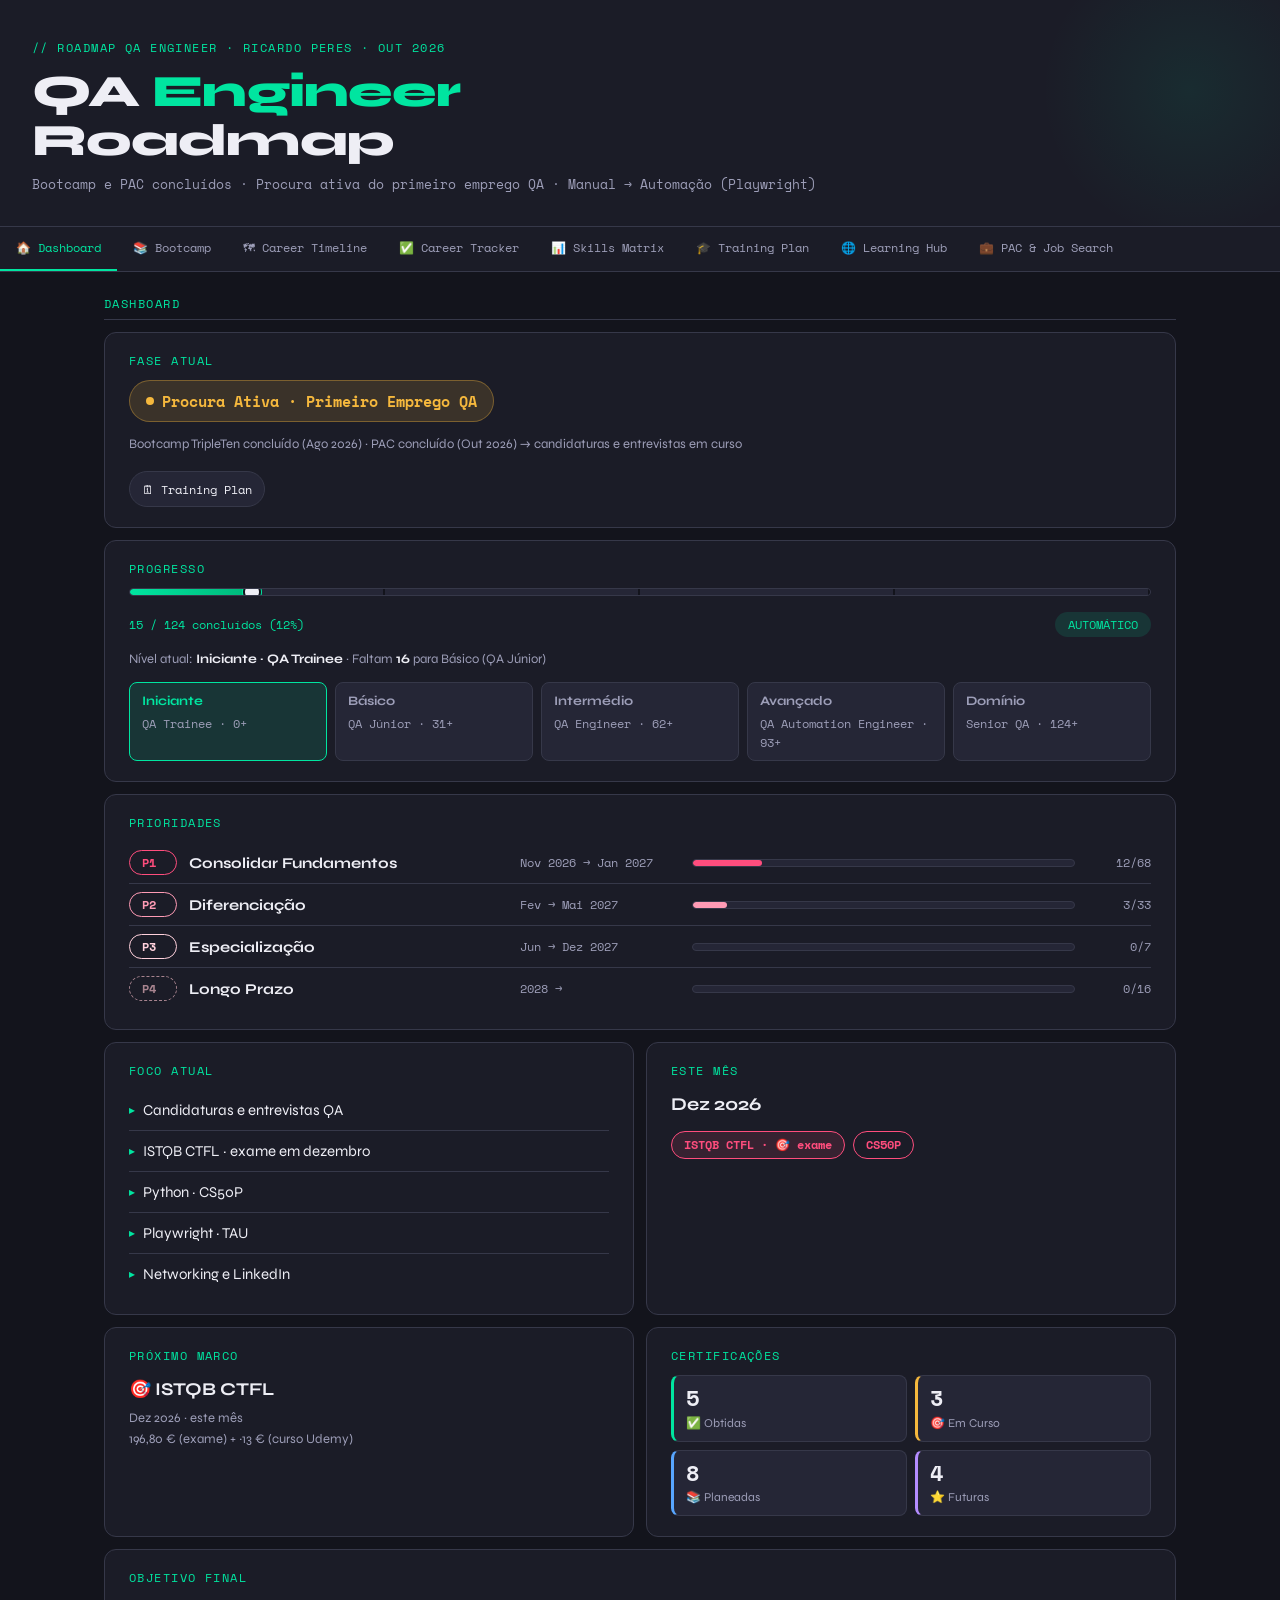
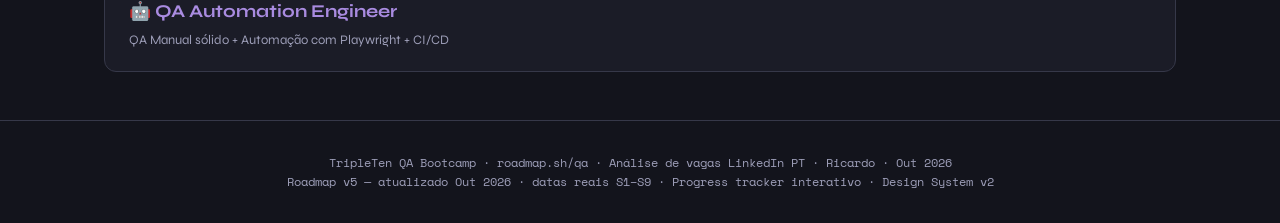
<file: V7/index.html>
<!DOCTYPE html>
<html lang="pt">
<head>
<meta charset="UTF-8">
<meta name="viewport" content="width=device-width, initial-scale=1.0">
<title>Roadmap QA Engineer – Ricardo v7</title>
<link href="https://fonts.googleapis.com/css2?family=Space+Mono:ital,wght@0,400;0,700;1,400&family=Syne:wght@400;600;700;800&display=swap" rel="stylesheet">
<link rel="stylesheet" href="style.css">
<script src="app.js"></script>
</head>
<body>

<header>
  <div class="header-tag">// roadmap QA Engineer · Ricardo Peres · Out 2026</div>
  <h1>QA <span>Engineer</span> <br>Roadmap</h1>
  <div class="header-sub">Bootcamp e PAC concluídos · Procura ativa do primeiro emprego QA · Manual → Automação (Playwright)</div>
</header>

<nav aria-label="Secções do roadmap">
  <button type="button" class="active" data-tab="dashboard" onclick="showTab('dashboard')">🏠 Dashboard</button>
  <button type="button" data-tab="bootcamp" onclick="showTab('bootcamp')">📚 Bootcamp</button>
  <button type="button" data-tab="timeline" onclick="showTab('timeline')">🗺 Career Timeline</button>
  <button type="button" data-tab="tracker" onclick="showTab('tracker')">✅ Career Tracker</button>
  <button type="button" data-tab="skills" onclick="showTab('skills')">📊 Skills Matrix</button>
  <button type="button" data-tab="certs" onclick="showTab('certs')">🎓 Training Plan</button>
  <button type="button" data-tab="practice" onclick="showTab('practice')">🌐 Learning Hub</button>
  <button type="button" data-tab="pac-jobs" onclick="showTab('pac-jobs')">💼 PAC & Job Search</button>
</nav>
<main>

<!-- ========================================================= -->
<!-- DASHBOARD -->
<!-- ========================================================= -->
<div class="tab-content active" id="tab-dashboard">
    <div class="sec">Dashboard</div>

    <div class="dashboard-grid">

        <!-- CURRENT STAGE -->
        <div class="dash-card dash-stage">
            <div class="dash-card-label">Fase Atual</div>
            <div class="stage-badge stage-now">
                <span class="stage-dot"></span>
                Procura Ativa · Primeiro Emprego QA
            </div>
            <div class="dash-card-sub">Bootcamp TripleTen concluído (Ago 2026) · PAC concluído (Out 2026) → candidaturas e entrevistas em curso</div>
            <div class="dash-stage-actions">
                <button type="button" class="cert-link-btn" onclick="showTab('certs')">🗓 Training Plan</button>
            </div>
        </div>

        <!-- PROGRESS (hybrid: auto from tracker, manual override possible) -->
        <div class="dash-card dash-progress">
            <div class="dash-card-label">Progresso</div>

            <div class="progress-bar-wrap">
                <div class="progress-bar-track dash-progress-track has-levels" id="dash-progress-track"
                     role="slider" tabindex="0" aria-label="Progresso geral (arrasta ou clica para ajustar manualmente)"
                     aria-valuemin="0" aria-valuemax="100">
                    <div class="progress-bar-fill" id="dash-progress-fill"></div>
                    <div class="progress-bar-handle" id="dash-progress-handle"></div>
                </div>
            </div>

            <div class="dash-progress-meta">
                <span class="progress-label" id="dash-progress-label">0 / 21 concluídos (0%)</span>
                <span class="progress-mode mode-auto" id="dash-progress-mode">Automático</span>
            </div>
            <div class="level-row" id="dash-level"></div>

            <button type="button" class="dash-progress-reset" id="dash-progress-reset" onclick="resetDashboardProgress()">↺ voltar ao automático</button>
        </div>

        <!-- PRIORITIES (auto, from Career Tracker) -->
        <div class="dash-card dash-priorities">
            <div class="dash-card-label">Prioridades</div>
            <div id="dash-priorities-root"></div>
        </div>

        <!-- CURRENT FOCUS -->
        <div class="dash-card dash-focus">
            <div class="dash-card-label">Foco Atual</div>
            <ul class="focus-list">
                <li>Candidaturas e entrevistas QA</li>
                <li>ISTQB CTFL · exame em dezembro</li>
                <li>Python · CS50P</li>
                <li>Playwright · TAU</li>
                <li>Networking e LinkedIn</li>
            </ul>
        </div>

        <!-- THIS MONTH (auto, from Certifications timeline) -->
        <div class="dash-card dash-month">
            <div class="dash-card-label">Este Mês</div>
            <div id="dash-month-root"></div>
        </div>

        <!-- NEXT MILESTONE (auto) -->
        <div class="dash-card dash-milestone">
            <div class="dash-card-label">Próximo Marco</div>
            <div id="dash-milestone-root"></div>
        </div>

        <!-- CERTIFICATIONS (auto) -->
        <div class="dash-card dash-certs">
            <div class="dash-card-label">Certificações</div>
            <div id="dash-certs-root"></div>
        </div>

        <!-- ULTIMATE GOAL -->
        <div class="dash-card dash-goal-ultimate">
            <div class="dash-card-label">Objetivo Final</div>
            <div class="goal-card goal-ultimate">
                <strong>🤖 QA Automation Engineer</strong>
                <p>QA Manual sólido + Automação com Playwright + CI/CD</p>
            </div>
        </div>

    </div>
</div>

<!-- ========================================================= -->
<!-- TAB : BOOTCAMP -->
<!-- ========================================================= -->
<div class="tab-content" id="tab-bootcamp">
    <div class="sec">TripleTen QA Bootcamp</div>

    <div class="note">
        <strong> O objetivo desta página </strong>
        <br>
        Esta secção documenta toda a evolução do bootcamp TripleTen. Cada Sprint contém aquilo que foi aprendido, o projeto realizado e os materiais produzidos. Esta página funciona como documentação técnica da minha aprendizagem ao longo do programa.
    </div>
    <div class="dash-stage-actions">
        <a class="cert-link-btn" href="https://tripleten.com/home/qa-engineer/" target="_blank" rel="noopener">🎓 TripleTen QA Bootcamp ↗</a>
    </div>

    <div class="sec">Conteúdo dos Sprints</div>

  <!-- ===== SPRINT 1 ===== -->
  <div class="sprint-card">
    <div class="sprint-header" onclick="toggleSprint(this)">
      <div class="sprint-num">S1</div>
      <div class="sprint-name">Introdução à Análise de QA</div>
      <div class="sprint-status s-done">DONE</div>
      <div class="sprint-chevron">▼</div>
    </div>
    <div class="sprint-body">
      <div class="sec">O que aprendeste — Capítulos do Sprint</div>

      <div class="prac-title is-done">01 · Introdução à Engenharia de QA</div>
      <div class="pills">
        <span class="pill pill-g">O que é análise de QA</span>
        <span class="pill pill-g">O que são testes de software</span>
        <span class="pill pill-g">Hard skills de um QA Analyst</span>
        <span class="pill pill-g">Soft skills de um QA Analyst</span>
        <span class="pill pill-g">Trajectória profissional de um QA</span>
      </div>

      <div class="prac-title is-done">02 · Desenvolvimento e Teste (SDLC)</div>
      <div class="pills">
        <span class="pill pill-g">Aplicativo: da ideia à remoção</span>
        <span class="pill pill-g">Etapas de desenvolvimento — testar uma tarefa</span>
        <span class="pill pill-g">Teste de lançamento</span>
      </div>

      <div class="prac-title is-done">03 · Checklists</div>
      <div class="pills">
        <span class="pill pill-g">O que é uma checklist</span>
        <span class="pill pill-g">Criar o teu primeiro checklist</span>
        <span class="pill pill-g">O que são bugs</span>
        <span class="pill pill-g">Como criar um checklist de teste</span>
      </div>

      <div class="prac-title is-done">04 · Relatórios de Bugs (8 lições)</div>
      <div class="pills">
        <span class="pill pill-g">Estrutura de um bug report</span>
        <span class="pill pill-g">Títulos de bug reports</span>
        <span class="pill pill-g">Etapas para reproduzir um bug</span>
        <span class="pill pill-g">Prioridade e Severidade</span>
        <span class="pill pill-g">Configuração do sistema</span>
        <span class="pill pill-g">Capturas de tela e screencasts</span>
      </div>

      <div class="prac-title is-done">05 · Casos de Teste (8 lições)</div>
      <div class="pills">
        <span class="pill pill-g">Estrutura de um caso de teste</span>
        <span class="pill pill-g">Escrever casos de teste</span>
        <span class="pill pill-g">Casos de teste positivos e negativos</span>
      </div>

      <div class="sec">Projecto do Sprint</div>
      <div class="prac-item is-done">
        <strong>📋 Google Sheets — Test Cases + Bug Reports</strong>
        <div class="sub">Aba 1: Casos de Teste (ID, Título, Pré-condição, Passos, Resultado Esperado, Resultado Actual, Status) · Aba 2: Bug Reports (ID, Título, Severidade, Prioridade, Ambiente, Passos, Screenshots)</div>
      </div>

      <div class="sec">Para o GitHub (tripleten-qa-projects/sprint-1/)</div>
      <div class="prac-item">
        <strong>README.md — descreve o projecto</strong>
        <div class="sub">O que foi testado · Ferramentas usadas · Nº de test cases criados · Nº de bugs encontrados · Menciona: "Aprovado por revisores da TripleTen"</div>
      </div>
      <div class="prac-item">
        <strong>test-cases.md + bug-reports.md — tabelas Markdown</strong>
        <div class="sub">Exporta cada aba do Sheets como CSV → tabletomarkdown.com → cola no ficheiro .md · O GitHub renderiza a tabela automaticamente</div>
      </div>
    </div>
  </div>

  <!-- ===== SPRINT 2 ===== -->
  <div class="sprint-card">
    <div class="sprint-header" onclick="toggleSprint(this)">
      <div class="sprint-num">S2</div>
      <div class="sprint-name">Design de Testes</div>
      <div class="sprint-status s-done">DONE</div>
      <div class="sprint-chevron">▼</div>
    </div>
    <div class="sprint-body">
      <div class="sec">O que aprendeste — Capítulos do Sprint</div>

      <div class="prac-title is-done">01 · Análise de Requisitos (8 lições)</div>
      <div class="pills">
        <span class="pill pill-g">Introdução ao design de teste</span>
        <span class="pill pill-g">Identificação de objectos de teste</span>
        <span class="pill pill-g">Decomposição de requisitos</span>
        <span class="pill pill-g">Visualização de requisitos</span>
        <span class="pill pill-g">Áreas cinzentas e pesquisa de requisitos</span>
        <span class="pill pill-g">Testes funcionais e não-funcionais</span>
      </div>

      <div class="prac-title is-done">02 · Projecto de Teste (12 lições)</div>
      <div class="pills">
        <span class="pill pill-g">Design de casos de teste</span>
        <span class="pill pill-g">Testes positivos e negativos</span>
        <span class="pill pill-g">Particionamento em classes de equivalência</span>
        <span class="pill pill-g">Como identificar classes de equivalência</span>
        <span class="pill pill-g">Como escolher valores de teste</span>
        <span class="pill pill-g">Valores-limite (Boundary Value Analysis)</span>
        <span class="pill pill-g">Usar classes de equivalência e valores-limite juntos</span>
        <span class="pill pill-g">Otimização de testes</span>
        <span class="pill pill-g">Casos complicados</span>
      </div>

      <div class="prac-title is-done">03 · Documentação de Teste</div>
      <div class="pills">
        <span class="pill pill-g">Criar checklist a partir de um mapa mental</span>
        <span class="pill pill-g">Usar classes de equivalência em casos de teste</span>
        <span class="pill pill-g">Última actividade prática do Sprint 2</span>
      </div>

      <div class="sec">Projecto do Sprint</div>
      <div class="prac-item is-done">
        <strong>📋 Google Sheets — Classes de Equivalência + Test Cases</strong>
        <div class="sub">Aba 1: Tabela de classes de equivalência (válidas e inválidas) por campo · Aba 2: Test Cases derivados das classes — cobrindo valores-limite e casos extremos</div>
      </div>

      <div class="sec">Para o GitHub (tripleten-qa-projects/sprint-2/)</div>
      <div class="prac-item">
        <strong>equivalence-classes.md</strong>
        <div class="sub">Tabela: Campo | Classe Válida | Classe Inválida | Valores de Teste · Exporta do Sheets com tabletomarkdown.com · Menciona no README: técnicas usadas (EP + BVA)</div>
      </div>
      <div class="prac-item">
        <strong>test-cases.md</strong>
        <div class="sub">Test cases derivados das classes · Inclui tanto testes positivos como negativos</div>
      </div>
    </div>
  </div>

  <!-- ===== SPRINT 3 ===== -->
  <div class="sprint-card">
    <div class="sprint-header" onclick="toggleSprint(this)">
      <div class="sprint-num">S3</div>
      <div class="sprint-name">Teste de Aplicativos Web</div>
      <div class="sprint-status s-done">DONE</div>
      <div class="sprint-chevron">▼</div>
    </div>
    <div class="sprint-body">
      <div class="sec">O que aprendeste — Capítulos do Sprint</div>

      <div class="prac-title is-done">01 · Como Funciona uma Aplicação Web (10 lições)</div>
      <div class="pills">
        <span class="pill pill-g">Aplicativo web — arquitectura</span>
        <span class="pill pill-g">URL — estrutura e componentes</span>
        <span class="pill pill-g">Solicitações HTTP (requests)</span>
        <span class="pill pill-g">Respostas HTTP (status codes)</span>
        <span class="pill pill-g">Visualizar requests frontend e respostas backend</span>
        <span class="pill pill-g">Cookies</span>
        <span class="pill pill-g">Armazenamento local (Local Storage)</span>
        <span class="pill pill-g">Cache em testes</span>
      </div>

      <div class="prac-title is-done">02 · Teste de Interface do Utilizador (8 lições)</div>
      <div class="pills">
        <span class="pill pill-g">Elementos da interface — parte 1</span>
        <span class="pill pill-g">Elementos da interface — parte 2</span>
        <span class="pill pill-g">Figma — trabalhar com designs para QA</span>
        <span class="pill pill-g">Formulários e teste de validação</span>
        <span class="pill pill-g">Testes em textos para detectar erros</span>
      </div>

      <div class="prac-title is-done">03 · Teste entre Plataformas e Navegadores (6 lições)</div>
      <div class="pills">
        <span class="pill pill-g">Testes multiplataforma</span>
        <span class="pill pill-g">Como seleccionar sistemas operativos para testar</span>
        <span class="pill pill-g">Testes entre navegadores (cross-browser)</span>
        <span class="pill pill-g">Como seleccionar navegadores para testes</span>
      </div>

      <div class="prac-title is-done">04 · Teste de Design Web Responsivo (7 lições)</div>
      <div class="pills">
        <span class="pill pill-g">Abordagem para layouts de aplicativos web</span>
        <span class="pill pill-g">Testes de responsividade</span>
        <span class="pill pill-g">DevTools — modo responsivo</span>
      </div>

      <div class="sec">Projecto do Sprint</div>
      <div class="prac-item is-done">
        <strong>📋 Google Sheets — Checklists + Test Cases + Jira</strong>
        <div class="sub">2 abas com checklists de funcionalidades · 2 abas com test cases · Bug reports criados no Jira com links no Sheets · ✅ Já tens conta Jira desde este sprint</div>
      </div>

      <div class="sec">Para o GitHub (tripleten-qa-projects/sprint-3/)</div>
      <div class="prac-item">
        <strong>checklists.md — tabelas das 2 checklists</strong>
        <div class="sub">Converte com tabletomarkdown.com · Formato: Funcionalidade | Item a verificar | Resultado | Observações</div>
      </div>
      <div class="prac-item">
        <strong>test-cases.md — tabelas dos test cases</strong>
        <div class="sub">Mesma conversão Sheets → Markdown</div>
      </div>
      <div class="prac-item">
        <strong>bug-reports.md — tabela com links Jira</strong>
        <div class="sub">Tabela: ID | Título | Severidade | Link Jira · Links em Markdown: [PROJ-1](https://...atlassian.net/browse/PROJ-1) · Empregadores ficam impressionados — mostras que usas ferramentas reais de indústria</div>
      </div>
    </div>
  </div>

  <!-- ===== SPRINT 4 ===== -->
  <div class="sprint-card">
    <div class="sprint-header" onclick="toggleSprint(this)">
      <div class="sprint-num">S4</div>
      <div class="sprint-name">Teste de API</div>
      <div class="sprint-status s-done">DONE</div>
      <div class="sprint-chevron">▼</div>
    </div>
    <div class="sprint-body">
      <div class="sec">O que aprendeste — Capítulos do Sprint</div>

      <div class="prac-title is-done">01 · Introdução à API (7 lições)</div>
      <div class="pills">
        <span class="pill pill-g">Arquitectura do aplicativo</span>
        <span class="pill pill-g">O que é uma API</span>
        <span class="pill pill-g">Soluções de arquitectura REST</span>
        <span class="pill pill-g">HTTP — estrutura de solicitação e resposta</span>
        <span class="pill pill-g">JSON — leitura e escrita</span>
      </div>

      <div class="prac-title is-done">02 · Testes de API com Postman (12 lições)</div>
      <div class="pills">
        <span class="pill pill-g">Postman — recursos básicos</span>
        <span class="pill pill-g">Postman — testes de API</span>
        <span class="pill pill-g">URL dinâmica no Postman</span>
        <span class="pill pill-g">cURL e geração de solicitação do Postman para cURL</span>
        <span class="pill pill-g">Banco de dados e API</span>
        <span class="pill pill-g">Relatório de bugs para API</span>
        <span class="pill pill-g">Logs na API</span>
        <span class="pill pill-g">Documentação da API</span>
        <span class="pill pill-g">Swagger</span>
        <span class="pill pill-g">Apidoc</span>
      </div>

      <div class="prac-title is-done">03 · Design de Testes para API (8 lições)</div>
      <div class="pills">
        <span class="pill pill-g">Testes positivos de API</span>
        <span class="pill pill-g">Testes negativos de API</span>
        <span class="pill pill-g">Classes de equivalência em API</span>
        <span class="pill pill-g">Valores-limite em API</span>
        <span class="pill pill-g">Validação de API</span>
        <span class="pill pill-g">Checklist para testes de API</span>
      </div>

      <div class="sec">Projecto do Sprint — Aprovado ✅</div>
      <div class="prac-item is-done">
        <strong>Postman Collection + Test Cases + Bug Reports</strong>
        <div class="sub">Collection com requests GET/POST/PUT/DELETE · Testes positivos e negativos · Bug reports no Jira para falhas de API · Checklist de cobertura</div>
      </div>

      <div class="sec">Para o GitHub (tripleten-qa-projects/sprint-4/)</div>
      <div class="prac-item">
        <strong>Exporta a Postman Collection (.json)</strong>
        <div class="sub">No Postman → Collection → ··· → Export → Collection v2.1 → guarda como "sprint4-api.postman_collection.json" · Faz upload directo para o GitHub — fica visível e descarregável</div>
      </div>
      <div class="prac-item">
        <strong>api-test-cases.md — o que testaste</strong>
        <div class="sub">Tabela: Endpoint | Método | Caso de Teste | Dados de Entrada | Resultado Esperado | Resultado Real | Status · Inclui os testes negativos (401, 404, 422) — mostram maturidade técnica</div>
      </div>
      <div class="prac-item">
        <strong>README.md do sprint</strong>
        <div class="sub">URL base da API · Endpoints cobertos · Como importar a collection no Postman · Resultado resumido (X casos passados, Y falhados) · Menciona: Swagger/Apidoc usado para explorar a API</div>
      </div>
    </div>
  </div>

  <!-- ===== SPRINT 5 ===== -->
  <div class="sprint-card">
     <div class="sprint-header" onclick="toggleSprint(this)">
      <div class="sprint-num">S5</div>
      <div class="sprint-name">Tipos de Aplicativos Móveis</div>
      <div class="sprint-status s-done">DONE</div>
      <div class="sprint-chevron">▼</div>
    </div>
    <div class="sprint-body">
      <div class="sec">O que vais aprender</div>
      <div class="pills">
        <span class="pill pill-g">Tipos de apps móveis (nativa, web, híbrida)</span>
        <span class="pill pill-g">Sistemas operativos e versões Android/iOS</span>
        <span class="pill pill-g">Parâmetros de dispositivos</span>
        <span class="pill pill-g">Matrizes de dispositivos</span>
        <span class="pill pill-g">Android Studio — instalação e configuração</span>
        <span class="pill pill-g">Criar dispositivo virtual (AVD)</span>
        <span class="pill pill-g">Logs no Android Studio e emulador</span>
        <span class="pill pill-g">Teste no emulador (Android)</span>
        <span class="pill pill-g">Teste em dispositivo real</span>
        <span class="pill pill-g">Testes de geolocalização</span>
        <span class="pill pill-g">Testes de performance mobile</span>
        <span class="pill pill-g">Instalar APKs e gerar logs (ADB)</span>
      </div>

      <div class="sec">Projecto do Sprint (S5)</div>
      <div class="prac-item is-done">
        <strong>Projecto: Testes Mobile + Device Matrix</strong>
        <div class="sub">Espera-se: device matrix com dispositivos/OS testados · test cases para funcionalidades mobile · bug reports com screenshots do emulador</div>
      </div>

      <div class="sec">Para o GitHub (tripleten-qa-projects/sprint-5/)</div>
      <div class="prac-item">
        <strong>device-matrix.md</strong>
        <div class="sub">Tabela: Dispositivo | OS | Versão | Resolução | Resultado Geral · Faz esta tabela no Sheets e converte para Markdown</div>
      </div>
      <div class="prac-item">
        <strong>test-cases-mobile.md + screenshots/</strong>
        <div class="sub">Test cases específicos de mobile · Pasta screenshots/ com imagens do emulador · Bug reports com printscreens de bugs visuais encontrados</div>
      </div>
    </div>
  </div>

  <!-- ===== SPRINT 6 ===== -->
  <div class="sprint-card">
    <div class="sprint-header" onclick="toggleSprint(this)">
      <div class="sprint-num">S6</div>
      <div class="sprint-name">Noções de Base de Dados</div>
      <div class="sprint-status s-done">DONE</div>
      <div class="sprint-chevron">▼</div>
    </div>
    <div class="sprint-body">
      <div class="sec">O que vais aprender</div>
      <div class="pills">
        <span class="pill pill-g">Linux / Console — introdução</span>
        <span class="pill pill-g">Sistemas operativos e linha de comandos</span>
        <span class="pill pill-g">SSH — conectar a servidor remoto</span>
        <span class="pill pill-g">Navegar e gerir ficheiros (ls, cd, cp, mv)</span>
        <span class="pill pill-g">Trabalhar com ficheiros de texto</span>
        <span class="pill pill-g">Filtrar conteúdo (grep, cat, tail)</span>
        <span class="pill pill-g">Introdução ao SQL</span>
        <span class="pill pill-g">Bases de dados relacionais</span>
        <span class="pill pill-g">SELECT, WHERE, ORDER BY</span>
        <span class="pill pill-g">Funções de agregação (COUNT, SUM, AVG)</span>
        <span class="pill pill-g">Conversão de tipos de dados</span>
        <span class="pill pill-g">INSERT, UPDATE, DELETE</span>
        <span class="pill pill-g">Relações entre tabelas</span>
        <span class="pill pill-g">Diagramas ER</span>
        <span class="pill pill-g">INNER JOIN, LEFT JOIN, RIGHT JOIN</span>
        <span class="pill pill-g">Múltiplas tabelas (subqueries)</span>
      </div>
    </div>
  </div>

  <!-- ===== SPRINT 7 ===== -->
  <div class="sprint-card">
    <div class="sprint-header" onclick="toggleSprint(this)">
      <div class="sprint-num">S7</div>
      <div class="sprint-name">Introdução à Automação de Testes</div>
      <div class="sprint-status s-done">DONE</div>
      <div class="sprint-chevron">▼</div>
    </div>
    <div class="sprint-body">
      <div class="sec">O que vais aprender</div>
      <div class="pills">
        <span class="pill pill-g">O que é automação de testes</span>
        <span class="pill pill-g">Quando automatizar (e quando não)</span>
        <span class="pill pill-g">Python — variáveis, tipos de dados</span>
        <span class="pill pill-g">Strings, números, booleanos</span>
        <span class="pill pill-g">Listas, Tuplas, Dicionários</span>
        <span class="pill pill-g">Condicionais (if/elif/else)</span>
        <span class="pill pill-g">Ciclos (for, while)</span>
        <span class="pill pill-g">Funções (def, parâmetros, return)</span>
        <span class="pill pill-g">PyCharm IDE — instalação e uso</span>
        <span class="pill pill-g">Git no PyCharm (clone, commit, push)</span>
        <span class="pill pill-g">Pytest — escrita de testes básicos</span>
      </div>
    </div>
  </div>

  <!-- ===== SPRINT 8 ===== -->
  <div class="sprint-card">
    <div class="sprint-header" onclick="toggleSprint(this)">
      <div class="sprint-num">S8</div>
      <div class="sprint-name">Automação de Testes de Aplicativos Web</div>
      <div class="sprint-date">7–27 Jul 2026</div>
      <div class="sprint-status s-done">DONE</div>
      <div class="sprint-chevron">▼</div>
    </div>
    <div class="sprint-body">
      <div class="sec">O que aprendeste — Capítulos do Sprint</div>

      <div class="prac-title is-done">01 · Python: Classes e Objetos (7 lições)</div>
      <div class="pills">
        <span class="pill pill-g">Organizar o teu código</span>
        <span class="pill pill-g">Classes e objetos</span>
        <span class="pill pill-g">Criar uma classe</span>
        <span class="pill pill-g">Adicionar métodos a uma classe</span>
        <span class="pill pill-g">Criar objetos a partir de classes</span>
        <span class="pill pill-g">Usar objetos</span>
        <span class="pill pill-g">Interações entre objetos</span>
      </div>

      <div class="prac-title is-done">02 · Localizar Elementos (6 lições)</div>
      <div class="pills">
        <span class="pill pill-g">Localização de elementos para teste</span>
        <span class="pill pill-g">O DOM e o HTML</span>
        <span class="pill pill-g">Inspeção de elementos de uma página Web</span>
        <span class="pill pill-g">Seletores CSS</span>
        <span class="pill pill-g">XPath</span>
        <span class="pill pill-g">Estratégia de localização</span>
      </div>

      <div class="prac-title is-done">03 · Usar o Selenium (9 lições)</div>
      <div class="pills">
        <span class="pill pill-g">Visão geral do Selenium</span>
        <span class="pill pill-g">Instalar o Selenium</span>
        <span class="pill pill-g">Abrir e fechar páginas</span>
        <span class="pill pill-g">Encontrar elementos</span>
        <span class="pill pill-g">Clicar em elementos</span>
        <span class="pill pill-g">Esperas</span>
        <span class="pill pill-g">Testar campos de entrada</span>
        <span class="pill pill-g">Verificar texto</span>
      </div>

      <div class="prac-title">04 · Modelo de Objeto de Página — POM (5 lições)</div>
      <div class="pills">
        <span class="pill pill-g">O que é o POM</span>
        <span class="pill pill-g">Criação de ficheiro POM</span>
        <span class="pill pill-g">Criação de ficheiro de teste usando POM</span>
        <span class="pill pill-g">Combinar métodos em POM</span>
        <span class="pill pill-g">Métodos setup_class() e teardown_class()</span>
      </div>

      <div class="prac-title">05 · Projeto (3 lições)</div>
      <div class="pills">
        <span class="pill pill-g">Projeto 8: Teste com Selenium</span>
        <span class="pill pill-g">Nova conquista: Analista de QA em Automação</span>
        <span class="pill pill-g">Feedback do Sprint 8</span>
      </div>

      <div class="note"><strong>Este é o sprint mais valorizado no mercado.</strong> Selenium + POM aparecem em quase todas as vagas de QA Automation em Portugal. Sprint concluído — todos os capítulos, incluindo POM e o projeto, foram feitos. O projecto deste sprint deve ser o teu showcase principal no GitHub.</div>
    </div>
  </div>

  <!-- ===== SPRINT 9 ===== -->
  <div class="sprint-card">
    <div class="sprint-header" onclick="toggleSprint(this)">
      <div class="sprint-num">S9</div>
      <div class="sprint-name">Projecto Final</div>
      <div class="sprint-date">28 Jul – 17 Ago 2026</div>
      <div class="sprint-status s-done">DONE</div>
      <div class="sprint-chevron">▼</div>
    </div>
    <div class="sprint-body">
      <div class="sec">O que foi feito</div>
      <div class="pills">
        <span class="pill pill-g">Projecto integrado end-to-end</span>
        <span class="pill pill-g">QA Manual + Automação combinados</span>
        <span class="pill pill-g">Test plan completo</span>
        <span class="pill pill-g">Test cases manuais + automatizados</span>
        <span class="pill pill-g">Bug reports no Jira</span>
        <span class="pill pill-g">Selenium + POM</span>
        <span class="pill pill-g">Documentação profissional</span>
        <span class="pill pill-g">Avaliação e aprovação TripleTen</span>
      </div>

      <div class="prac-title">Como maximizar este sprint</div>
      <div class="prac-item">
        <strong>Trata-o como entrega real para um cliente</strong>
        <div class="sub">README com: contexto do projecto, o que foi testado, ferramentas, como correr os testes automáticos, métricas (X test cases, Y bugs, Z automatizados) · Escreve como se fosse um relatório para o teu manager</div>
      </div>
      <div class="prac-item">
        <strong>Publica tudo no GitHub antes da avaliação</strong>
        <div class="sub">Repositório organizado: /manual-tests, /automation, /bug-reports, /docs · Screenshots de bugs · Postman collection exportada · Código Selenium com POM · Este é o repositório que vais mostrar em entrevistas</div>
      </div>
      <div class="prac-item">
        <strong>Prepara o "projecto pitch" de 2 minutos</strong>
        <div class="sub">Consegues explicar: o que testaste, que técnicas usaste, um bug interessante que encontraste, uma decisão que tomaste? · Entrevistas técnicas pedem exactamente isto · Pratica em voz alta antes da aprovação</div>
      </div>
      <div class="prac-item is-done">
        <strong>✅ Kit de empregabilidade já aprovado via CPC</strong>
        <div class="sub">CV (PT + EN), GitHub README, cover letter modular e LinkedIn já estão polidos e aprovados no Career Prep Checkpoint da TripleTen · Mantém o CV/GitHub atualizados com o projeto final e com os projetos posteriores (PetClinic)</div>
      </div>
    </div>
  </div>

  <!-- MÓDULOS ADICIONAIS -->
  <div class="sprint-card">
    <div class="sprint-header" onclick="toggleSprint(this)">
      <div class="sprint-num">+</div>
      <div class="sprint-name">Material Adicional (Opcional mas Muito Valioso)</div>
      <div class="sprint-date">Qualquer altura</div>
      <div class="sprint-status s-done">OPCIONAL</div>
      <div class="sprint-chevron">▼</div>
    </div>
    <div class="sprint-body">
      <div class="pills">
        <span class="pill">SDLC Waterfall / Agile aprofundado</span>
        <span class="pill">Modelo Waterfall (Cascata)</span>
        <span class="pill">Princípios Ágeis e Scrum</span>
        <span class="pill">Smoke / Regression / Exploratory Testing</span>
        <span class="pill">Caixas pretas / brancas / cinzentas</span>
        <span class="pill">Componente, Integração, Sistema</span>
        <span class="pill">Cenário e Teste Exploratório</span>
        <span class="pill">Tour Technique (exploratório)</span>
        <span class="pill">Soft skills — comunicação escrita</span>
        <span class="pill">Como trabalhar com múltiplas tarefas</span>
        <span class="pill">Como ser independente e proactivo</span>
      </div>
      <div class="note"><strong>Faz estes módulos antes das candidaturas.</strong> O módulo de Soft Skills é testado directamente nas entrevistas comportamentais (método STAR). O módulo de Exploratory Testing aparece em muitas vagas como requisito. O módulo de SDLC aprofundado vai solidificar respostas a perguntas como "descreve o processo de teste num sprint Agile".</div>
    </div>
  </div>
</div>

<!-- ========================================================= -->
<!-- CAREER TIMELINE -->
<!-- ========================================================= -->
<div class="tab-content" id="tab-timeline">
<div class="sec">Career Timeline</div>
<div class="note">As 7 fases da minha evolução profissional, do bootcamp TripleTen à especialização de longo prazo em QA Automation. As fases 4 a 7 seguem as prioridades do Career Tracker e a Timeline de Formação da aba Certifications, e correm em paralelo com a procura de emprego.</div>
  <div class="legend" aria-label="Legenda">
    <span class="legend-group"><span class="legend-title">Estado</span>
      <span class="badge badge--done">Concluído</span><span class="badge badge--active">Em curso</span><span class="badge badge--planned">Planeado</span><span class="badge badge--future">Futuro</span></span>
    <span class="legend-group"><span class="legend-title">Prioridade</span>
      <span class="prio-badge prio-1">P1</span><span class="prio-badge prio-2">P2</span><span class="prio-badge prio-3">P3</span><span class="prio-badge prio-4">P4</span></span>
  </div>

  <div class="phase-timeline">

    <!-- FASE 1 — TRIPLETEN BOOTCAMP -->
    <div class="phase-item phase-done">
      <div class="phase-marker"><span class="phase-marker-dot"></span></div>
      <div class="phase-card">
        <div class="phase-head">
          <span class="phase-num">FASE 1</span>
          <span class="phase-status status-done">✅ Concluída</span>
        </div>
        <h3 class="phase-title">TripleTen Bootcamp</h3>
        <div class="phase-date">Fevereiro → Agosto 2026</div>
        <p class="phase-desc">Bootcamp concluído com o projeto final aprovado (Sprint 9).</p>
      </div>
    </div>

    <!-- FASE 2 — PAC -->
    <div class="phase-item phase-done">
      <div class="phase-marker"><span class="phase-marker-dot"></span></div>
      <div class="phase-card">
        <div class="phase-head">
          <span class="phase-num">FASE 2</span>
          <span class="phase-status status-done">✅ Concluída</span>
        </div>
        <h3 class="phase-title">PAC — Career Acceleration Program</h3>
        <div class="phase-date">Agosto → Outubro 2026</div>
        <div class="phase-subtitle">Objetivos</div>
        <ul class="phase-list">
          <li>Entrevistas</li>
          <li>Networking</li>
          <li>Portfolio Final</li>
          <li>Estratégia de candidaturas</li>
          <li>Tarefas do PAC dadas pelos coaches</li>
        </ul>
      </div>
    </div>

    <!-- FASE 3 — PRIMEIRO EMPREGO -->
    <div class="phase-item phase-milestone">
      <div class="phase-marker"><span class="phase-marker-star">★</span></div>
      <div class="phase-card">
        <div class="phase-head">
          <span class="phase-num">FASE 3</span>
          <span class="phase-status status-milestone">🎯 Em curso · Objetivo Principal</span>
        </div>
        <h3 class="phase-title">Primeiro Emprego</h3>
        <div class="phase-date">Outubro 2026 → até conseguir</div>
        <p class="phase-desc">Procura ativa da primeira posição como QA: candidaturas, entrevistas e portfolio atualizado (tracker na Google Sheets). Corre em paralelo com as fases de formação 4 a 6.</p>
      </div>
    </div>

    <!-- FASE 4 — CONSOLIDAÇÃO -->
    <div class="phase-item phase-active">
      <div class="phase-marker"><span class="phase-marker-dot"></span></div>
      <div class="phase-card">
        <div class="phase-head">
          <span class="phase-num">FASE 4 <span class="prio-badge prio-1">P1</span></span>
          <span class="phase-status status-active">Em curso</span>
        </div>
        <h3 class="phase-title">Consolidação</h3>
        <div class="phase-date">Novembro 2026 → Janeiro 2027</div>
        <ul class="phase-list">
          <li>ISTQB CTFL · exame em dezembro</li>
          <li>Python · CS50P</li>
          <li>Playwright · TAU</li>
          <li>QA Manual, Agile, APIs e Git</li>
        </ul>
      </div>
    </div>

    <!-- FASE 5 — DIFERENCIAÇÃO -->
    <div class="phase-item phase-planned">
      <div class="phase-marker"><span class="phase-marker-dot"></span></div>
      <div class="phase-card">
        <div class="phase-head">
          <span class="phase-num">FASE 5 <span class="prio-badge prio-2">P2</span></span>
          <span class="phase-status status-next">Planeado</span>
        </div>
        <h3 class="phase-title">Diferenciação</h3>
        <div class="phase-date">Fevereiro → Maio 2027</div>
        <ul class="phase-list">
          <li>Testes com Python e DevOps · TAU</li>
          <li>Playwright avançado</li>
          <li>Katalon Practitioner</li>
          <li>JMeter · BlazeMeter</li>
          <li>SQL e testes de segurança</li>
          <li>Azure DevOps</li>
          <li>GitHub Foundations (GH-900) · exame em maio</li>
        </ul>
      </div>
    </div>

    <!-- FASE 6 — ESPECIALIZAÇÃO -->
    <div class="phase-item phase-future">
      <div class="phase-marker"><span class="phase-marker-dot"></span></div>
      <div class="phase-card">
        <div class="phase-head">
          <span class="phase-num">FASE 6 <span class="prio-badge prio-3">P3</span></span>
          <span class="phase-status status-future">Futuro</span>
        </div>
        <h3 class="phase-title">Especialização</h3>
        <div class="phase-date">Junho → Dezembro 2027</div>
        <ul class="phase-list">
          <li>Jenkins e DevOps</li>
          <li>GitHub Actions (GH-200)</li>
          <li>Python avançado · freeCodeCamp</li>
          <li>Azure Fundamentals (AZ-900) · opcional</li>
        </ul>
      </div>
    </div>

    <!-- FASE 7 — LONGO PRAZO -->
    <div class="phase-item phase-future">
      <div class="phase-marker"><span class="phase-marker-dot"></span></div>
      <div class="phase-card">
        <div class="phase-head">
          <span class="phase-num">FASE 7 <span class="prio-badge prio-4">P4</span></span>
          <span class="phase-status status-future">Futuro</span>
        </div>
        <h3 class="phase-title">Longo Prazo</h3>
        <div class="phase-date">2028 →</div>
        <ul class="phase-list">
          <li>JavaScript + Cypress</li>
          <li>Java / C#</li>
          <li>Mobile (Appium)</li>
          <li>BDD (Cucumber / Gherkin)</li>
          <li>Performance avançada (k6)</li>
          <li>GitLab CI/CD</li>
          <li>IA aplicada a QA</li>
        </ul>
      </div>
    </div>

  </div>
</div>

<!-- TAB : CAREER TRACKER -->

<div class="tab-content" id="tab-tracker">
  <div class="sec">Career Tracker</div>
  <div class="note">Organizado por prioridade de evolução — clica nas competências à medida que as fores dominando. O progresso fica guardado automaticamente no browser. Verde = competência dominada.</div>
  <div class="legend" aria-label="Legenda">
    <span class="legend-group"><span class="legend-title">Estado</span>
      <span class="badge badge--done">Concluído</span><span class="badge badge--active">Em curso</span><span class="badge badge--planned">Planeado</span><span class="badge badge--future">Futuro</span></span>
    <span class="legend-group"><span class="legend-title">Prioridade</span>
      <span class="prio-badge prio-1">P1</span><span class="prio-badge prio-2">P2</span><span class="prio-badge prio-3">P3</span><span class="prio-badge prio-4">P4</span></span>
  </div>
  <div id="career-tracker-root"></div>
</div>

<!-- ======== TAB: TRAINING PLAN ======== -->
<div class="tab-content" id="tab-certs">
  <div class="sec">Training Plan</div>
  <div class="note">Plano de formação e certificações por prioridade (P1 → P3, as mesmas do Career Tracker e da Career Timeline) e por mês, feito em pós-laboral e ao fim de semana. Preços Udemy em promoção (~12–14 €). Arrasta os cartões entre categorias para atualizar o estado.</div>
  <div class="legend" aria-label="Legenda">
    <span class="legend-group"><span class="legend-title">Estado</span>
      <span class="badge badge--done">Concluído</span><span class="badge badge--active">Em curso</span><span class="badge badge--planned">Planeado</span><span class="badge badge--future">Futuro</span></span>
    <span class="legend-group"><span class="legend-title">Prioridade</span>
      <span class="prio-badge prio-1">P1</span><span class="prio-badge prio-2">P2</span><span class="prio-badge prio-3">P3</span><span class="prio-badge prio-4">P4</span></span>
  </div>
  <div class="sec">🗓 Timeline de Formação</div>
  <div id="cert-timeline-root"></div>
  <div class="sec">🏅 Por Estado</div>
  <div id="certifications-root"></div>
</div>

<!-- ======== TAB: LEARNING HUB ======== -->
<div class="tab-content" id="tab-practice">
  <div class="sec">🌐 Learning Hub</div>
  <div class="note">Organizado por objetivo — onde aprender, onde praticar cada área, e onde procurar emprego. A prioridade segue o plano das Certifications: <strong>P1</strong> usar agora (Nov 2026 → Jan 2027), <strong>P2</strong> Fev → Mai 2027, <strong>P3</strong> mais tarde ou para consulta. Os canais de emprego não têm prioridade: usam-se todos em paralelo.</div>
  <div id="learning-hub-root"></div>
</div>

<!-- ======== TAB: PAC & JOB SEARCH ======== -->
<div class="tab-content" id="tab-pac-jobs">
  <div class="sec">💼 PAC & Job Search</div>
  <div class="note">Mapa dos marcos da procura de emprego.</div>

  <div class="sec">🧭 Marcos da Procura de Emprego</div>
  <div class="cert-cards">
    <div class="cert-card">
      <div class="cert-card-top"><span class="cert-card-name">PAC — Career Acceleration Program</span><span class="cert-done-tag">✅ Concluído</span></div>
      <div class="cert-card-meta">Fase 2 · Agosto → Outubro 2026</div>
      <div class="cert-card-hint">Programa de aceleração de carreira da TripleTen: coaching, tarefas semanais, estratégia de candidaturas e preparação de entrevistas.</div>
    </div>
    <div class="cert-card">
      <div class="cert-card-top"><span class="cert-card-name">Projeto Final & Portfolio</span><span class="cert-done-tag">✅ Concluído</span></div>
      <div class="cert-card-meta">Fase 1–2 · 2026</div>
      <div class="cert-card-hint">Projeto final do bootcamp e projeto PetClinic (automação com Playwright, Docker e GitHub Actions) como showcase para entrevistas.</div>
    </div>
    <div class="cert-card">
      <div class="cert-card-top"><span class="cert-card-name">Candidaturas & Entrevistas</span><span class="pri-1">★★★ P1</span></div>
      <div class="cert-card-meta">Fase 3 · Em curso</div>
      <div class="cert-card-hint">Candidaturas regulares, preparação de entrevistas técnicas e comportamentais (método STAR).</div>
    </div>
    <div class="cert-card">
      <div class="cert-card-top"><span class="cert-card-name">Primeiro Emprego QA</span><span class="pri-1">★★★ P1</span></div>
      <div class="cert-card-meta">Fase 3 · Objetivo Principal</div>
      <div class="cert-card-hint">Conseguir a primeira posição como QA e continuar a evoluir de Manual para Automação.</div>
    </div>
  </div>

</div>

<!-- TAB : SKILLS MATRIX -->

<div class="tab-content" id="tab-skills">
    <div class="sec">📊 Skills Matrix</div>
 
    <div class="note">O nível de cada competência vem da percentagem de itens feitos no <strong>Career Tracker</strong>: menos de 25% Iniciante · 25% Básico · 50% Intermédio · 75% Avançado · 100% Domínio. A cor mostra o nível (vermelho até Básico, âmbar em Intermédio, verde a partir de Avançado) e o segmento a tracejado marca o objetivo.</div>
 
    <div id="skills-matrix-root"></div>
</div>

</main>

<footer>
  TripleTen QA Bootcamp · roadmap.sh/qa · Análise de vagas LinkedIn PT · Ricardo · Out 2026<br>
  Roadmap v5 — atualizado Out 2026 · datas reais S1–S9 · Progress tracker interativo · Design System v2
</footer>

</body>
</html>
</file>
<file: V7/style.css>
/* ============================================================
   QA Engineer Roadmap — Ricardo
   style.css · Design System v2 (Out 2026)

   Regras do sistema:
   1. Nada de valores soltos — cores, tamanhos de letra, espaços e raios
      vêm sempre dos tokens em :root.
   2. ESTADO e PRIORIDADE nunca partilham cor:
      · Estado     → verde (concluído) · âmbar (em curso) · azul (planeado)
                     · cinzento (futuro) · vermelho (problema)
      · Prioridade → uma só família rosa, do mais forte (P1) ao mais
                     suave (P4), sempre acompanhada do texto "P1…P4".
   3. Todos os "selos" (DONE, A SEGUIR, contadores, pills…) partilham
      a mesma base: o componente BADGE.
   ============================================================ */

/* ── TOKENS ─────────────────────────────────────────────────── */
:root {
  /* Neutros */
  --bg: #13141c;
  --surface: #1b1c27;
  --surface2: #252636;
  --border: #363849;
  --text: #eeeef5;
  --muted: #9d9eb8;

  /* Marca */
  --accent: #00e5a0;          /* links, etiquetas de secção, foco */
  --accent-strong: #00b87a;
  --accent2: #a98be0;         /* informação / objetivo final */

  /* Estado */
  --st-done: #00e5a0;
  --st-active: #f5b83d;
  --st-planned: #58a6ff;
  --st-future: #b48cff;
  --st-danger: #ff6b6b;
  --st-done-bg: rgba(0, 229, 160, 0.12);
  --st-active-bg: rgba(245, 184, 61, 0.14);
  --st-planned-bg: rgba(88, 166, 255, 0.14);
  --st-future-bg: rgba(180, 140, 255, 0.14);
  --st-danger-bg: rgba(255, 107, 107, 0.12);
  --info-bg: rgba(169, 139, 224, 0.14);

  /* Prioridade (uma família rosa, do mais vivo ao mais apagado; P4 também tracejado) */
  --pr-1: #ff4d7d;
  --pr-2: #ff9bb5;
  --pr-3: #ffd1dc;
  --pr-4: #a8848f;

  /* Tipografia */
  --font-sans: 'Syne', system-ui, sans-serif;
  --font-mono: 'Space Mono', ui-monospace, monospace;
  --fs-xs: 0.75rem;     /* 12px — etiquetas, badges, metadados */
  --fs-sm: 0.8125rem;   /* 13px — texto secundário */
  --fs-md: 0.9375rem;   /* 15px — texto base */
  --fs-lg: 1.125rem;    /* 18px — títulos de cartão */
  --fs-xl: 1.375rem;    /* 22px — números / títulos de secção */
  --fs-display: clamp(1.8rem, 5vw, 2.8rem);
  --lh-tight: 1.25;
  --lh-base: 1.6;
  --ls-label: 0.12em;

  /* Espaçamento (base 4px) */
  --sp-1: 4px;
  --sp-2: 8px;
  --sp-3: 12px;
  --sp-4: 16px;
  --sp-5: 20px;
  --sp-6: 24px;
  --sp-8: 32px;
  --sp-10: 40px;
  --sp-12: 48px;

  /* Raios */
  --r-sm: 4px;
  --r-md: 8px;
  --r-lg: 12px;
  --r-pill: 999px;

  /* Movimento e alvos de toque */
  --t-fast: 0.15s;
  --t-base: 0.25s;
  --tap: 36px;
}
@media (pointer: coarse) {
  :root { --tap: 44px; }
}

/* ── RESET & BASE ───────────────────────────────────────────── */
* { box-sizing: border-box; margin: 0; padding: 0; }
html { scroll-behavior: smooth; }
body {
  background: var(--bg); color: var(--text);
  font-family: var(--font-sans); font-size: var(--fs-md); line-height: var(--lh-base);
}
a, a:visited, a:active { color: inherit; text-decoration: underline; }
button { font: inherit; }
:focus-visible { outline: 2px solid var(--accent); outline-offset: 2px; border-radius: var(--r-sm); }
@media (prefers-reduced-motion: reduce) {
  *, *::before, *::after { animation: none !important; transition: none !important; scroll-behavior: auto !important; }
}

/* Etiqueta mono reutilizável (secções, labels de cartões, eyebrows) */
.sec, .dash-card-label, .tracker-summary-label, .priority-eyebrow, .skill-group-label,
.phase-num, .phase-subtitle, .prac-title, .header-tag {
  font-family: var(--font-mono); font-size: var(--fs-xs);
  text-transform: uppercase; letter-spacing: var(--ls-label); line-height: var(--lh-tight);
}

/* ── HEADER ─────────────────────────────────────────────────── */
header {
  background: var(--surface); border-bottom: 1px solid var(--border);
  padding: var(--sp-10) var(--sp-8) var(--sp-8);
  position: relative; overflow: hidden;
  transition: padding var(--t-base);
}
header::before {
  content: ''; position: absolute; top: -60px; right: -60px; width: 300px; height: 300px;
  background: radial-gradient(circle, rgba(0, 229, 160, 0.08) 0%, transparent 70%);
}
.header-tag { color: var(--accent); margin-bottom: var(--sp-3); }
header h1 { font-size: var(--fs-display); font-weight: 800; letter-spacing: -0.02em; line-height: 1.1; }
header h1 span { color: var(--accent); }
.header-sub { margin-top: var(--sp-2); color: var(--muted); font-size: var(--fs-sm); font-family: var(--font-mono); }

/* Cabeçalho compacto fora do Dashboard */
body.is-compact header { padding: var(--sp-4) var(--sp-8); }
body.is-compact header h1 { font-size: var(--fs-lg); }
body.is-compact header h1 br,
body.is-compact .header-tag,
body.is-compact .header-sub { display: none; }

/* ── NAV (sticky, deslizável) ───────────────────────────────── */
nav {
  position: sticky; top: 0; z-index: 20;
  display: flex; background: var(--surface); border-bottom: 1px solid var(--border);
  overflow-x: auto; -webkit-overflow-scrolling: touch; scrollbar-width: none;
  scroll-snap-type: x proximity;
}
nav::-webkit-scrollbar { display: none; }
nav.fade-right { mask-image: linear-gradient(90deg, #000 calc(100% - 48px), transparent); -webkit-mask-image: linear-gradient(90deg, #000 calc(100% - 48px), transparent); }
nav.fade-left { mask-image: linear-gradient(90deg, transparent, #000 48px); -webkit-mask-image: linear-gradient(90deg, transparent, #000 48px); }
nav.fade-left.fade-right {
  mask-image: linear-gradient(90deg, transparent, #000 48px, #000 calc(100% - 48px), transparent);
  -webkit-mask-image: linear-gradient(90deg, transparent, #000 48px, #000 calc(100% - 48px), transparent);
}
nav button {
  font-family: var(--font-mono); font-size: var(--fs-xs);
  min-height: 44px; padding: 0 var(--sp-4);
  background: none; border: none; border-bottom: 2px solid transparent;
  color: var(--muted); cursor: pointer; white-space: nowrap; scroll-snap-align: start;
  transition: color var(--t-fast), border-color var(--t-fast);
}
nav button:hover { color: var(--text); }
nav button.active { color: var(--accent); border-bottom-color: var(--accent); }
nav button:focus-visible { outline-offset: -2px; }

/* ── LAYOUT ─────────────────────────────────────────────────── */
main { padding: var(--sp-6) var(--sp-6) var(--sp-12); max-width: 1120px; margin: 0 auto; }
.tab-content { display: none; }
.tab-content.active { display: block; }

.sec {
  color: var(--accent);
  margin: var(--sp-6) 0 var(--sp-3); padding-bottom: var(--sp-2);
  border-bottom: 1px solid var(--border);
  scroll-margin-top: 64px;
}
.sec:first-child { margin-top: 0; }

/* ── BADGE (base partilhada por todos os selos) ─────────────── */
.badge, .pill, .sprint-status, .phase-status, .cert-done-tag, .progress-mode,
.cert-tl-now, .dash-month-next, .cert-group-count, .sprint-num, .prio-badge {
  display: inline-flex; align-items: center; gap: var(--sp-1);
  font-family: var(--font-mono); font-size: var(--fs-xs); line-height: var(--lh-tight);
  padding: var(--sp-1) var(--sp-3); border-radius: var(--r-pill);
  border: 1px solid transparent; white-space: nowrap;
  background: var(--surface2); color: var(--muted);
}
/* Variantes de estado */
.badge--done, .s-done, .status-done, .cert-done-tag, .mode-auto, .pill-g
  { background: var(--st-done-bg); color: var(--st-done); }
.badge--active, .s-now, .status-active, .status-milestone, .cert-tl-now, .pill-y
  { background: var(--st-active-bg); color: var(--st-active); }
.badge--planned, .s-next, .status-next, .dash-month-next, .pill-p
  { background: var(--st-planned-bg); color: var(--st-planned); }
.badge--future, .status-future
  { background: var(--st-future-bg); color: var(--st-future); }
.badge--danger, .pill-r
  { background: var(--st-danger-bg); color: var(--st-danger); }
.mode-manual { background: var(--info-bg); color: var(--accent2); }
.cert-tl-now, .dash-month-next { padding: 0 var(--sp-2); margin-left: var(--sp-1); text-transform: uppercase; }
.sprint-num { border-radius: var(--r-sm); border-color: var(--border); }
.cert-group-count { border-color: var(--border); }

/* Prioridade (texto e badge) */
.pri-1, .pri-2, .pri-3, .pri-4 { font-family: var(--font-mono); font-size: var(--fs-xs); font-weight: 700; white-space: nowrap; }
.pri-1 { color: var(--pr-1); }
.pri-2 { color: var(--pr-2); }
.pri-3 { color: var(--pr-3); }
.pri-4 { color: var(--pr-4); }
.prio-badge { font-weight: 700; background: transparent; }
.prio-badge.prio-1 { color: var(--pr-1); border-color: var(--pr-1); }
.prio-badge.prio-2 { color: var(--pr-2); border-color: var(--pr-2); }
.prio-badge.prio-3 { color: var(--pr-3); border-color: var(--pr-3); }
.prio-badge.prio-4 { color: var(--pr-4); border-color: var(--pr-4); border-style: dashed; }

/* ── BUTTON / LINK (pill) ───────────────────────────────────── */
.cert-link-btn {
  display: inline-flex; align-items: center; gap: var(--sp-1);
  min-height: var(--tap); padding: 0 var(--sp-3);
  font-family: var(--font-mono); font-size: var(--fs-xs);
  border-radius: var(--r-pill); background: var(--surface2); border: 1px solid var(--border);
  color: var(--text); text-decoration: none; cursor: pointer;
  transition: border-color var(--t-fast), background var(--t-fast);
}
a.cert-link-btn, a.cert-link-btn:visited { color: var(--text); text-decoration: none; }
.cert-link-btn:hover { border-color: var(--muted); background: var(--surface); }

/* ── CARD (superfície base) ─────────────────────────────────── */
.dash-card, .tracker-summary, .priority-block, .sprint-card, .phase-card,
.cert-card, .cert-tl-row, .prac-item, .support-card {
  background: var(--surface); border: 1px solid var(--border); border-radius: var(--r-md);
}

/* ── NOTE ───────────────────────────────────────────────────── */
.note {
  background: var(--surface2); border: 1px solid var(--border); border-left: 3px solid var(--muted);
  border-radius: var(--r-md); padding: var(--sp-3) var(--sp-4);
  font-size: var(--fs-sm); color: var(--muted); margin: var(--sp-3) 0;
}
.note strong { color: var(--text); }

/* ── DASHBOARD ──────────────────────────────────────────────── */
.dashboard-grid { display: grid; grid-template-columns: repeat(2, 1fr); gap: var(--sp-3); }
.dash-stage, .dash-progress, .dash-priorities, .dash-goal-ultimate { grid-column: 1 / -1; }
.dash-card { border-radius: var(--r-lg); padding: var(--sp-5) var(--sp-6); }
.dash-card-label { color: var(--accent); margin-bottom: var(--sp-3); }
.dash-card-sub { margin-top: var(--sp-3); font-size: var(--fs-sm); color: var(--muted); }

.stage-badge {
  display: inline-flex; align-items: center; gap: var(--sp-2);
  font-family: var(--font-mono); font-weight: 700; font-size: var(--fs-md);
  padding: var(--sp-2) var(--sp-4); border-radius: var(--r-pill);
  background: var(--st-active-bg); color: var(--st-active); border: 1px solid rgba(245, 184, 61, 0.35);
}
.stage-dot {
  width: 8px; height: 8px; border-radius: 50%; background: var(--st-active); flex-shrink: 0;
  animation: stage-pulse 2s infinite;
}
@keyframes stage-pulse {
  0%   { box-shadow: 0 0 0 0 rgba(245, 184, 61, 0.5); }
  70%  { box-shadow: 0 0 0 6px rgba(245, 184, 61, 0); }
  100% { box-shadow: 0 0 0 0 rgba(245, 184, 61, 0); }
}
.dash-stage-actions { margin-top: var(--sp-4); display: flex; flex-wrap: wrap; gap: var(--sp-2); }

/* Progresso híbrido */
.dash-progress-track { position: relative; cursor: pointer; touch-action: none; height: 12px; }
.progress-bar-handle {
  position: absolute; top: 50%; left: 0%; width: 18px; height: 18px;
  background: var(--text); border: 2px solid var(--bg); border-radius: 50%;
  transform: translate(-50%, -50%); pointer-events: none;
  box-shadow: 0 0 0 1px var(--accent); transition: left var(--t-fast) ease;
}
.dash-progress-meta { display: flex; align-items: center; justify-content: space-between; gap: var(--sp-3); margin-top: var(--sp-3); }
.progress-mode { text-transform: uppercase; }
.dash-progress-reset {
  display: none; margin-top: var(--sp-3); min-height: var(--tap); padding: 0 var(--sp-3);
  font-family: var(--font-mono); font-size: var(--fs-xs);
  background: none; border: 1px solid var(--border); color: var(--muted);
  border-radius: var(--r-pill); cursor: pointer; transition: color var(--t-fast), border-color var(--t-fast);
}
.dash-progress-reset:hover { color: var(--text); border-color: var(--muted); }

/* Prioridades no Dashboard */
.dash-prio {
  width: 100%; display: grid; grid-template-columns: 3rem 1fr 10rem minmax(120px, 1.2fr) 4rem;
  align-items: center; gap: var(--sp-3);
  min-height: var(--tap); padding: var(--sp-2) 0;
  background: none; border: none; border-bottom: 1px solid var(--border);
  cursor: pointer; color: var(--text); text-align: left;
}
.dash-prio:last-child { border-bottom: none; }
.dash-prio:hover .dash-prio-name { color: var(--accent); }
.dash-prio-name { font-size: var(--fs-md); font-weight: 700; transition: color var(--t-fast); }
.dash-prio-period, .dash-prio-pct { font-family: var(--font-mono); font-size: var(--fs-xs); color: var(--muted); }
.dash-prio-pct { text-align: right; }
.dash-prio-track { display: block; }
.dash-prio-track .progress-bar-fill { display: block; }

/* Foco, mês, marco, certificações */
.focus-list { list-style: none; }
.focus-list li {
  font-size: var(--fs-md); padding: var(--sp-2) 0; border-bottom: 1px solid var(--border);
  display: flex; align-items: center; gap: var(--sp-2);
}
.focus-list li:last-child { border-bottom: none; }
.focus-list li::before { content: '▸'; color: var(--accent); font-size: var(--fs-xs); }
.dash-empty { font-size: var(--fs-sm); color: var(--muted); }
.dash-month-title { font-weight: 700; font-size: var(--fs-lg); margin-bottom: var(--sp-3); }
.goal-card strong { display: block; font-size: var(--fs-lg); margin-bottom: var(--sp-1); }
.goal-card p { font-size: var(--fs-sm); color: var(--muted); }
.goal-card.goal-ultimate strong { color: var(--accent2); }
.dash-cert-counts { display: grid; grid-template-columns: repeat(2, 1fr); gap: var(--sp-2); }
.dash-cert-count {
  display: flex; flex-direction: column; align-items: flex-start; gap: 2px;
  min-height: var(--tap); padding: var(--sp-2) var(--sp-3);
  background: var(--surface2); border: 1px solid var(--border); border-left: 3px solid var(--border);
  border-radius: var(--r-md); cursor: pointer; color: var(--text); text-align: left;
  transition: border-color var(--t-fast);
}
.dash-cert-count:hover { border-color: var(--muted); }
.dash-cert-num { font-family: var(--font-mono); font-size: var(--fs-xl); font-weight: 700; line-height: var(--lh-tight); }
.dash-cert-name { font-size: var(--fs-xs); color: var(--muted); }

/* ── PROGRESS BAR ───────────────────────────────────────────── */
.progress-bar-wrap { display: flex; align-items: center; gap: var(--sp-4); margin: var(--sp-3) 0 var(--sp-4); }
.progress-bar-track {
  flex: 1; height: 8px; background: var(--surface2);
  border-radius: var(--r-pill); border: 1px solid var(--border); overflow: hidden;
}
.progress-bar-fill {
  height: 100%; width: 0%; border-radius: var(--r-pill);
  background: linear-gradient(90deg, var(--accent), var(--accent-strong));
  transition: width 0.5s cubic-bezier(0.4, 0, 0.2, 1);
}
.progress-label { font-family: var(--font-mono); font-size: var(--fs-xs); color: var(--accent); white-space: nowrap; }

/* ── CAREER TRACKER ─────────────────────────────────────────── */
.tracker-summary { border-radius: var(--r-lg); padding: var(--sp-5) var(--sp-6); margin-bottom: var(--sp-4); }
.tracker-summary-label { color: var(--accent); margin-bottom: var(--sp-3); }

.priority-block { border-radius: var(--r-lg); margin-bottom: var(--sp-3); overflow: hidden; }
.priority-header {
  width: 100%; display: flex; align-items: flex-start; justify-content: space-between; gap: var(--sp-3);
  padding: var(--sp-4) var(--sp-6); background: none; border: none;
  cursor: pointer; text-align: left; color: var(--text);
}
.priority-header-main { display: flex; align-items: flex-start; gap: var(--sp-3); }
.priority-header-main .prio-badge { margin-top: 2px; }
.priority-eyebrow { color: var(--muted); }
.priority-title { font-size: var(--fs-lg); font-weight: 800; margin: var(--sp-1) 0; line-height: var(--lh-tight); }
.priority-mindset { font-size: var(--fs-sm); color: var(--muted); font-style: italic; }
.priority-chevron { color: var(--muted); font-size: var(--fs-sm); transition: transform var(--t-base); flex-shrink: 0; margin-top: var(--sp-1); }
.priority-block.open .priority-chevron { transform: rotate(180deg); }
.priority-progress-row { display: flex; align-items: center; gap: var(--sp-3); padding: 0 var(--sp-6) var(--sp-4); }
.priority-progress-track { flex: 1; }
.priority-progress-label { font-family: var(--font-mono); font-size: var(--fs-xs); color: var(--muted); white-space: nowrap; }
.priority-body { display: none; padding: 0 var(--sp-6) var(--sp-6); border-top: 1px solid var(--border); }
.priority-block.open .priority-body { display: block; padding-top: var(--sp-4); }
.priority-goal {
  background: var(--surface2); border-left: 3px solid var(--accent2); border-radius: var(--r-md);
  padding: var(--sp-3) var(--sp-4); font-size: var(--fs-sm); color: var(--muted); margin-bottom: var(--sp-4);
}
.priority-goal strong { color: var(--text); }

/* Barra de cada prioridade = cor da prioridade */
.priority-p1 .priority-progress-fill, .dash-prio.prio-1 .progress-bar-fill { background: var(--pr-1); }
.priority-p2 .priority-progress-fill, .dash-prio.prio-2 .progress-bar-fill { background: var(--pr-2); }
.priority-p3 .priority-progress-fill, .dash-prio.prio-3 .progress-bar-fill { background: var(--pr-3); }
.priority-p4 .priority-progress-fill, .dash-prio.prio-4 .progress-bar-fill { background: var(--pr-4); }

.skill-section { margin-bottom: var(--sp-5); }
.skill-section:last-child { margin-bottom: 0; }
.skill-section-title { font-size: var(--fs-md); font-weight: 700; margin-bottom: var(--sp-2); }
.skill-note { font-size: var(--fs-sm); color: var(--muted); font-style: italic; margin-bottom: var(--sp-2); line-height: 1.5; }
.skill-group-label { color: var(--muted); margin: var(--sp-3) 0 var(--sp-2); }
.skill-group-label:first-of-type { margin-top: 0; }
.skill-ongoing {
  background: var(--surface2); border-left: 3px solid var(--accent); border-radius: var(--r-md);
  padding: var(--sp-3) var(--sp-4); font-size: var(--fs-sm); color: var(--text);
}

/* Chip de competência — "feito" é ESTADO, por isso é sempre verde */
.skill-chips { display: flex; flex-wrap: wrap; gap: var(--sp-2); }
.skill-chip {
  display: inline-flex; align-items: center; gap: var(--sp-2);
  min-height: var(--tap); padding: 0 var(--sp-3);
  font-family: var(--font-mono); font-size: var(--fs-xs);
  border-radius: var(--r-pill); background: var(--surface2); border: 1px solid var(--border); color: var(--muted);
  cursor: pointer; user-select: none; transition: border-color var(--t-fast), color var(--t-fast), background var(--t-fast);
}
.skill-chip:hover { border-color: var(--muted); color: var(--text); }
.skill-chip-check {
  width: 16px; height: 16px; border-radius: 50%; border: 1.5px solid var(--border);
  display: inline-flex; align-items: center; justify-content: center;
  font-size: 10px; flex-shrink: 0; color: var(--bg); transition: background var(--t-fast), border-color var(--t-fast);
}
.skill-chip.done { border-color: var(--st-done); color: var(--st-done); background: var(--st-done-bg); }
.skill-chip.done .skill-chip-check { background: var(--st-done); border-color: var(--st-done); }
.skill-chip-hint { opacity: 0.7; }
.skill-stars { margin-left: 2px; letter-spacing: -1px; color: var(--pr-1); }

/* ── BOOTCAMP (sprints) ─────────────────────────────────────── */
.sprint-card { margin-bottom: var(--sp-3); overflow: hidden; }
.sprint-header {
  display: flex; align-items: center; gap: var(--sp-3);
  min-height: 56px; padding: var(--sp-3) var(--sp-5); cursor: pointer;
  border-bottom: 1px solid transparent; transition: background var(--t-fast);
}
.sprint-header:hover { background: var(--surface2); }
.sprint-card.open .sprint-header { border-bottom-color: var(--border); }
.sprint-name { font-size: var(--fs-md); font-weight: 700; flex: 1; }
.sprint-date { font-family: var(--font-mono); font-size: var(--fs-xs); color: var(--muted); white-space: nowrap; }
.sprint-chevron { color: var(--muted); font-size: var(--fs-xs); transition: transform var(--t-base); flex-shrink: 0; }
.sprint-card.open .sprint-chevron { transform: rotate(180deg); }
.sprint-body { display: none; padding: var(--sp-5); background: var(--bg); }
.sprint-card.open .sprint-body { display: block; }

.pills { display: flex; flex-wrap: wrap; gap: var(--sp-2); margin-bottom: var(--sp-2); }
.pill { border-color: var(--border); color: var(--text); }
.pill-g, .pill-y, .pill-p, .pill-r { border-color: currentColor; }

.prac-title { color: var(--muted); margin: var(--sp-4) 0 var(--sp-2); }
.prac-title.is-done { color: var(--st-done); }
.prac-item {
  border-left: 3px solid var(--accent2); border-radius: var(--r-md);
  padding: var(--sp-3) var(--sp-4); margin-bottom: var(--sp-2); font-size: var(--fs-sm);
}
.prac-item.is-done { border-left-color: var(--st-done); }
.prac-item strong { display: block; margin-bottom: 2px; font-size: var(--fs-md); }
.prac-item .sub { font-size: var(--fs-xs); color: var(--muted); font-family: var(--font-mono); line-height: 1.6; }

/* ── SUPORTE TRIPLETEN (dentro da aba PAC) ──────────────────── */
.support-card { border-left: 3px solid var(--accent2); padding: var(--sp-4) var(--sp-5); margin-bottom: var(--sp-3); }
.support-card strong { display: block; margin-bottom: var(--sp-1); font-size: var(--fs-md); }
.support-card .sub { font-size: var(--fs-xs); color: var(--muted); font-family: var(--font-mono); line-height: 1.6; }

.disclosure { margin-top: var(--sp-3); }
.disclosure > summary {
  display: flex; align-items: center; justify-content: space-between; gap: var(--sp-3);
  min-height: 48px; padding: var(--sp-3) var(--sp-5); cursor: pointer; list-style: none;
  background: var(--surface); border: 1px solid var(--border); border-radius: var(--r-md);
  font-weight: 700; font-size: var(--fs-md);
}
.disclosure > summary::-webkit-details-marker { display: none; }
.disclosure > summary::after { content: '▼'; color: var(--muted); font-size: var(--fs-xs); transition: transform var(--t-base); }
.disclosure[open] > summary::after { transform: rotate(180deg); }
.disclosure > summary:hover { background: var(--surface2); }
.disclosure-body { padding-top: var(--sp-3); }

/* ── CAREER TIMELINE ────────────────────────────────────────── */
.phase-timeline { position: relative; padding-left: var(--sp-8); }
.phase-timeline::before {
  content: ''; position: absolute; left: 9px; top: 6px; bottom: 6px; width: 2px; background: var(--border);
}
.phase-item { position: relative; margin-bottom: var(--sp-4); }
.phase-item:last-child { margin-bottom: 0; }
.phase-marker {
  position: absolute; left: calc(-1 * var(--sp-8)); top: var(--sp-1);
  width: 20px; height: 20px; display: flex; align-items: center; justify-content: center;
}
.phase-marker-dot { width: 12px; height: 12px; border-radius: 50%; background: var(--surface2); border: 2px solid var(--st-future); }
.phase-marker-star { color: var(--st-active); font-size: var(--fs-lg); }
.phase-card { border-left: 3px solid var(--st-future); padding: var(--sp-4) var(--sp-5); }
.phase-head { display: flex; align-items: center; justify-content: space-between; gap: var(--sp-2); margin-bottom: var(--sp-2); flex-wrap: wrap; }
.phase-num { color: var(--muted); }
.phase-title { font-size: var(--fs-lg); font-weight: 700; margin-bottom: var(--sp-1); line-height: var(--lh-tight); }
.phase-date { font-family: var(--font-mono); font-size: var(--fs-xs); color: var(--muted); margin-bottom: var(--sp-2); }
.phase-desc { font-size: var(--fs-md); }
.phase-subtitle { color: var(--muted); margin: var(--sp-2) 0 var(--sp-1); }
.phase-list { list-style: none; }
.phase-list li {
  font-size: var(--fs-sm); padding: var(--sp-2) 0; border-bottom: 1px solid var(--border);
  display: flex; align-items: center; gap: var(--sp-2);
}
.phase-list li:last-child { border-bottom: none; }
.phase-list li::before { content: '→'; color: var(--muted); font-size: var(--fs-xs); }

/* Estado da fase → cor da borda e do marcador */
.phase-done .phase-marker-dot { background: var(--st-done); border-color: var(--st-done); }
.phase-done .phase-card { border-left-color: var(--st-done); }
.phase-milestone .phase-card { border-left-color: var(--st-active); background: linear-gradient(90deg, var(--st-active-bg), var(--surface) 40%); }
.phase-active .phase-marker-dot { background: var(--st-active); border-color: var(--st-active); }
.phase-active .phase-card { border-left-color: var(--st-active); }
.phase-planned .phase-marker-dot { background: var(--st-planned); border-color: var(--st-planned); }
.phase-planned .phase-card { border-left-color: var(--st-planned); }
.phase-future .phase-marker-dot { background: var(--st-future); border-color: var(--st-future); }
.phase-num .prio-badge { margin-left: var(--sp-2); padding: 0 var(--sp-2); text-transform: none; letter-spacing: 0; }
.priority-title .badge { vertical-align: middle; margin-left: var(--sp-2); font-weight: 400; }

/* ── CERTIFICATIONS ─────────────────────────────────────────── */
.cert-group { margin-bottom: var(--sp-6); }
.cert-group:last-child { margin-bottom: 0; }
.cert-group-header { display: flex; align-items: center; gap: var(--sp-2); margin-bottom: var(--sp-3); }
.cert-group-icon { font-size: var(--fs-lg); }
.cert-group-title { font-size: var(--fs-lg); font-weight: 800; }

.cert-cards { display: flex; flex-direction: column; gap: var(--sp-3); min-height: 8px; border-radius: var(--r-md); transition: background var(--t-fast); }
#certifications-root .cert-cards, #tab-pac-jobs .cert-cards, #skills-matrix-root {
  display: grid; grid-template-columns: repeat(auto-fill, minmax(400px, 1fr)); gap: var(--sp-3); align-items: stretch;
}
#learning-hub-root .cert-cards { display: grid; grid-template-columns: repeat(auto-fill, minmax(280px, 1fr)); gap: var(--sp-3); }
.cert-cards.drag-over { background: rgba(255, 255, 255, 0.04); outline: 2px dashed var(--muted); outline-offset: 4px; }

.cert-card {
  display: flex; flex-direction: column;
  border-left: 3px solid var(--border); padding: var(--sp-4) var(--sp-5);
  transition: opacity var(--t-fast), border-color var(--t-fast);
}
.cert-card[draggable="true"] { cursor: grab; }
.cert-card[draggable="true"]:active { cursor: grabbing; }
.cert-card.dragging { opacity: 0.4; }
.cert-card-top { display: flex; align-items: flex-start; justify-content: space-between; gap: var(--sp-3); margin-bottom: var(--sp-2); }
.cert-card-name { font-size: var(--fs-md); font-weight: 700; line-height: var(--lh-tight); }
.cert-card-meta { font-family: var(--font-mono); font-size: var(--fs-xs); color: var(--muted); margin-bottom: var(--sp-2); }
.cert-card-cred { font-size: var(--fs-sm); margin-bottom: var(--sp-2); }
.cert-card-hint { font-size: var(--fs-sm); color: var(--muted); font-style: italic; margin-bottom: var(--sp-3); line-height: 1.5; }
.cert-card-actions { display: flex; flex-wrap: wrap; gap: var(--sp-2); margin-top: auto; }
.cert-reset-override {
  width: 32px; height: 32px; flex-shrink: 0;
  font-family: var(--font-mono); font-size: var(--fs-sm); line-height: 1;
  background: none; border: 1px solid var(--border); color: var(--muted); border-radius: 50%;
  cursor: pointer; transition: color var(--t-fast), border-color var(--t-fast);
}
.cert-reset-override:hover { color: var(--text); border-color: var(--muted); }

/* Grupo = ESTADO */
.cert-group-green  .cert-group-title { color: var(--st-done); }
.cert-group-amber  .cert-group-title { color: var(--st-active); }
.cert-group-blue   .cert-group-title { color: var(--st-planned); }
.cert-group-purple .cert-group-title { color: var(--st-future); }
.cert-group-green  .cert-card, .dash-cert-count.cert-group-green  { border-left-color: var(--st-done); }
.cert-group-amber  .cert-card, .dash-cert-count.cert-group-amber  { border-left-color: var(--st-active); }
.cert-group-blue   .cert-card, .dash-cert-count.cert-group-blue   { border-left-color: var(--st-planned); }
.cert-group-purple .cert-card, .dash-cert-count.cert-group-purple { border-left-color: var(--st-future); }

/* Timeline de formação (mês a mês) */
.cert-tl { display: flex; flex-direction: column; gap: var(--sp-2); margin-bottom: var(--sp-6); }
.cert-tl-row { display: grid; grid-template-columns: 9rem 1fr; gap: var(--sp-3); align-items: center; padding: var(--sp-3) var(--sp-4); }
.cert-tl-row.is-now { border-color: var(--st-active); }
.cert-tl-month { font-family: var(--font-mono); font-size: var(--fs-xs); color: var(--muted); }
.cert-tl-row.is-now .cert-tl-month { color: var(--st-active); font-weight: 700; }
.cert-tl-items { display: flex; flex-wrap: wrap; gap: var(--sp-2); }
.cert-tl-chip {
  display: inline-flex; align-items: center; min-height: 28px; padding: 0 var(--sp-3);
  font-family: var(--font-mono); font-size: var(--fs-xs);
  border-radius: var(--r-pill); background: var(--surface2); border: 1px solid var(--border); color: var(--text);
}
.cert-tl-chip.tl-p1, .cert-tl-chip.tl-p2, .cert-tl-chip.tl-p3, .cert-tl-chip.tl-p4 { background: transparent; font-weight: 700; }
/* Mesmo aspeto que os badges de prioridade (.prio-badge) */
.cert-tl-chip.tl-p1 { color: var(--pr-1); border-color: var(--pr-1); }
.cert-tl-chip.tl-p2 { color: var(--pr-2); border-color: var(--pr-2); }
.cert-tl-chip.tl-p3 { color: var(--pr-3); border-color: var(--pr-3); }
.cert-tl-chip.tl-p4 { color: var(--pr-4); border-color: var(--pr-4); border-style: dashed; }
.cert-tl-chip.is-milestone { background: rgba(255, 77, 125, 0.12); }
.cert-tl-chip.is-done { border-color: var(--st-done); color: var(--st-done); text-decoration: line-through; opacity: 0.75; }

/* Legenda (estado vs prioridade) */
.legend { display: flex; flex-wrap: wrap; gap: var(--sp-2) var(--sp-4); align-items: center; margin: var(--sp-2) 0 var(--sp-4); font-size: var(--fs-xs); color: var(--muted); }
.legend-group { display: inline-flex; flex-wrap: wrap; align-items: center; gap: var(--sp-2); }
.legend-title { font-family: var(--font-mono); text-transform: uppercase; letter-spacing: var(--ls-label); }

/* ── LEARNING HUB ───────────────────────────────────────────── */
.hub-index { display: flex; flex-wrap: wrap; gap: var(--sp-2); margin: var(--sp-3) 0 var(--sp-2); }

/* ── SKILLS MATRIX ──────────────────────────────────────────── */
.matrix-row { cursor: default; margin: 0; }
.matrix-row-top { display: flex; align-items: center; justify-content: space-between; gap: var(--sp-3); flex-wrap: wrap; margin-bottom: var(--sp-3); }
.matrix-skill-name { font-size: var(--fs-md); font-weight: 700; }
.matrix-objetivo { font-family: var(--font-mono); font-size: var(--fs-xs); color: var(--muted); white-space: nowrap; }
.matrix-bar-wrap { display: flex; align-items: center; gap: var(--sp-3); }
.matrix-bar { display: flex; gap: var(--sp-1); flex: 1; }
.matrix-segment {
  flex: 1; height: 24px; padding: 0; border-radius: var(--r-sm);
  background: var(--surface2); border: 1px solid var(--border);
  transition: background var(--t-base), border-color var(--t-base);
}
.matrix-meta {
  display: flex; justify-content: space-between; gap: var(--sp-3); flex-wrap: wrap;
  margin-top: var(--sp-3); font-family: var(--font-mono); font-size: var(--fs-xs); color: var(--muted);
}
.matrix-segment.is-target { border: 1px dashed var(--text); }
.matrix-level-label { font-family: var(--font-mono); font-size: var(--fs-xs); color: var(--accent); white-space: nowrap; min-width: 84px; text-align: right; }
.matrix-level-label.unset { color: var(--muted); font-style: italic; }
/* Cor = nível, igual para todas as competências:
   Iniciante/Básico → vermelho · Intermédio → âmbar · Avançado/Domínio → verde */
.matrix-row.tone-low  .matrix-segment.filled { background: var(--st-danger); border-color: var(--st-danger); }
.matrix-row.tone-mid  .matrix-segment.filled { background: var(--st-active); border-color: var(--st-active); }
.matrix-row.tone-high .matrix-segment.filled { background: var(--st-done);   border-color: var(--st-done); }
.matrix-row.tone-low  .matrix-level-label { color: var(--st-danger); }
.matrix-row.tone-mid  .matrix-level-label { color: var(--st-active); }
.matrix-row.tone-high .matrix-level-label { color: var(--st-done); }
.matrix-row.tone-low  { border-left-color: var(--st-danger); }
.matrix-row.tone-mid  { border-left-color: var(--st-active); }
.matrix-row.tone-high { border-left-color: var(--st-done); }

/* ── FOOTER ─────────────────────────────────────────────────── */
footer {
  text-align: center; padding: var(--sp-8);
  font-family: var(--font-mono); font-size: var(--fs-xs); color: var(--muted);
  border-top: 1px solid var(--border);
}

/* ── RESPONSIVO ─────────────────────────────────────────────── */
@media (max-width: 900px) {
  #certifications-root .cert-cards, #tab-pac-jobs .cert-cards, #skills-matrix-root { grid-template-columns: 1fr; }
}
@media (max-width: 640px) {
  header { padding: var(--sp-8) var(--sp-5) var(--sp-6); }
  body.is-compact header { padding: var(--sp-3) var(--sp-5); }
  main { padding: var(--sp-5) var(--sp-4) var(--sp-10); }
  .dashboard-grid { grid-template-columns: 1fr; }
  .dash-card, .tracker-summary { padding: var(--sp-4); }
  .dash-prio { grid-template-columns: 3rem 1fr auto; gap: var(--sp-1) var(--sp-3); }
  .dash-prio-period { grid-column: 2 / -1; grid-row: 2; }
  .dash-prio-track { grid-column: 1 / -1; grid-row: 3; }
  .priority-header, .priority-progress-row { padding-left: var(--sp-4); padding-right: var(--sp-4); }
  .priority-body { padding: 0 var(--sp-4) var(--sp-4); }
  .sprint-header { flex-wrap: wrap; padding: var(--sp-3) var(--sp-4); }
  .sprint-date { order: 5; width: 100%; padding-left: 44px; }
  .cert-tl-row { grid-template-columns: 1fr; gap: var(--sp-2); }
  .phase-timeline { padding-left: var(--sp-6); }
  .phase-marker { left: calc(-1 * var(--sp-6)); }
}

/* ── NÍVEIS DE CARREIRA (barra de progresso geral) ───────────── */
.progress-bar-track.has-levels { position: relative; }
.progress-bar-track.has-levels::after {
  content: ''; position: absolute; inset: 0; pointer-events: none;
  background: repeating-linear-gradient(90deg, transparent 0 calc(25% - 2px), var(--bg) calc(25% - 2px) 25%);
}
.level-row { margin-top: var(--sp-3); }
.level-current { font-size: var(--fs-sm); color: var(--muted); margin-bottom: var(--sp-3); }
.level-current strong { color: var(--text); }
.level-steps { display: grid; grid-template-columns: repeat(5, 1fr); gap: var(--sp-2); }
.level-step {
  display: flex; flex-direction: column; gap: 2px; padding: var(--sp-2) var(--sp-3);
  border: 1px solid var(--border); border-radius: var(--r-md); background: var(--surface2);
}
.level-step strong { font-size: var(--fs-sm); color: var(--muted); }
.level-step small { font-family: var(--font-mono); font-size: var(--fs-xs); color: var(--muted); }
.level-step.is-done strong { color: var(--st-done); }
.level-step.is-current { border-color: var(--accent); background: var(--st-done-bg); }
.level-step.is-current strong { color: var(--accent); }
@media (max-width: 640px) { .level-steps { grid-template-columns: 1fr 1fr; } }

/* Prioridade aberta a partir do Dashboard */
.priority-block { scroll-margin-top: 64px; transition: border-color var(--t-base), box-shadow var(--t-base); }
.priority-block.is-highlight { border-color: var(--accent); box-shadow: 0 0 0 2px var(--st-done-bg); }
</file>
